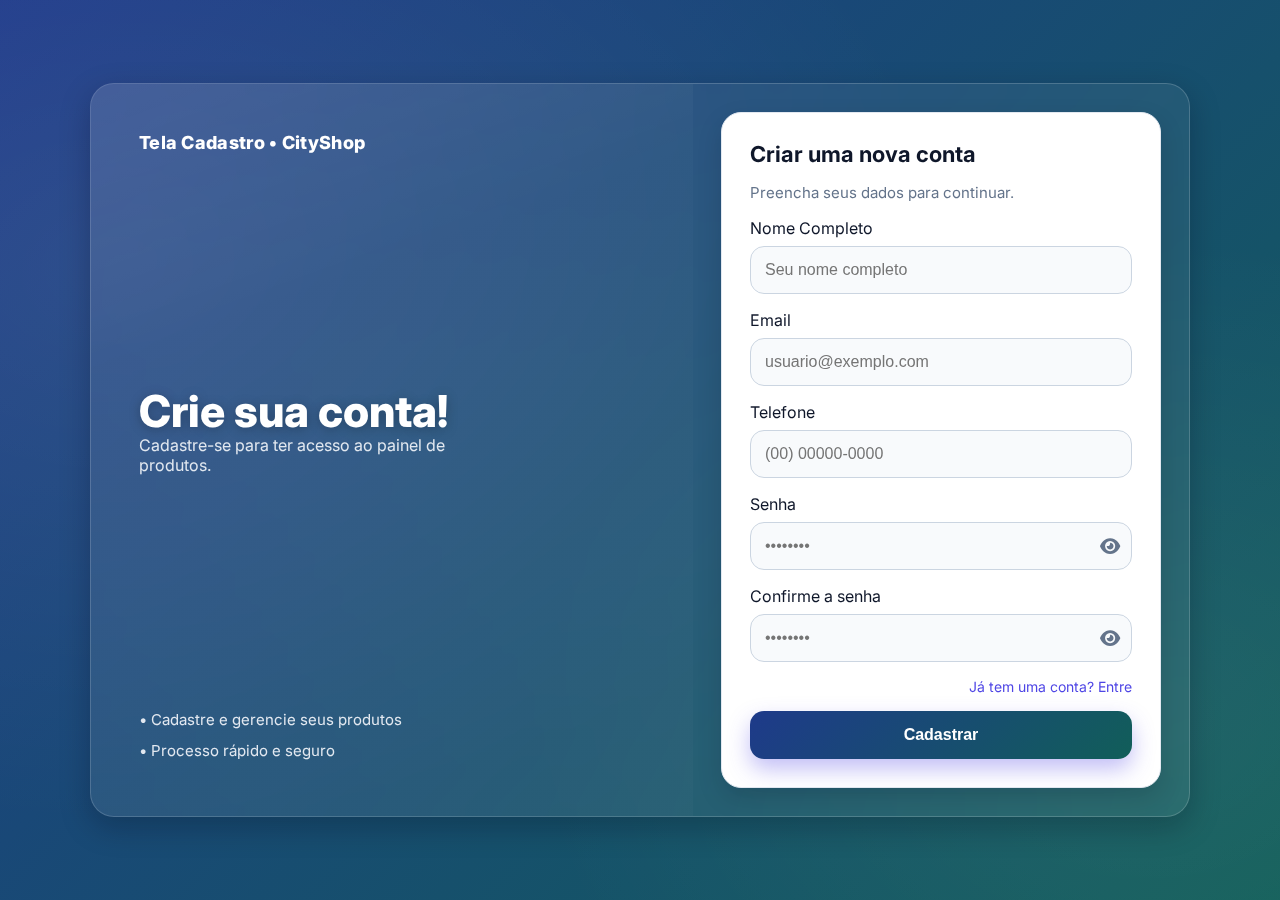
<file: Front/cadastro.html>
<!DOCTYPE html>
<html lang="pt-BR">
<head>
  <meta charset="UTF-8" />
  <meta name="viewport" content="width=device-width, initial-scale=1" />
  <title>Tela Cadastro • CityShop</title>

  <link rel="preconnect" href="https://fonts.googleapis.com">
  <link rel="preconnect" href="https://fonts.gstatic.com" crossorigin>
  <link href="https://fonts.googleapis.com/css2?family=Inter:wght@300;400;600;700;800&display=swap" rel="stylesheet">
  <link rel="stylesheet" href="https://cdnjs.cloudflare.com/ajax/libs/font-awesome/6.5.0/css/all.min.css">
  <link rel="stylesheet" href="cadastro.css">
</head>
<body>
  <main class="container" aria-label="Área de cadastro">
    
    <section class="lado-esquerdo">
      <header class="marca" aria-label="Identidade visual">
        <h1>Tela Cadastro • CityShop</h1>
      </header>

      <div class="mensagem-principal">
        <h2>Crie sua conta!</h2>
        <p>Cadastre-se para ter acesso ao painel de produtos.</p>
      </div>

      <ul class="destaques" aria-label="Benefícios do cadastro">
        <li>• Cadastre e gerencie seus produtos</li>
        <li>• Processo rápido e seguro</li>
      </ul>
    </section>

    <section class="lado-direito" aria-label="Formulário de cadastro">
      <form id="cadastroForm" class="cartao" autocomplete="on">
        <h3>Criar uma nova conta</h3>
        <p class="texto-muted">Preencha seus dados para continuar.</p>
        
        <label class="campo" for="nome">
          <span>Nome Completo</span>
          <input id="nome" name="nome" type="text" placeholder="Seu nome completo" required />
        </label>

        <label class="campo" for="email">
          <span>Email</span>
          <input id="email" name="email" type="email" placeholder="usuario@exemplo.com" required />
        </label>
        
        <label class="campo" for="telefone">
          <span>Telefone</span>
          <input id="telefone" name="telefone" type="tel" placeholder="(00) 00000-0000" required />
        </label>

        <div class="campo">
          <label for="senha">Senha</label>
          <div class="input-senha">
            <input type="password" id="senha" name="senha" placeholder="••••••••" required />
            <span class="toggle-senha">
              <i id="iconeSenha" class="fa fa-eye"></i>
            </span>
          </div>
        </div>

        <div class="campo">
          <label for="confirma-senha">Confirme a senha</label>
          <div class="input-senha">
            <input type="password" id="confirma-senha" name="confirma-senha" placeholder="••••••••" required />
            <span class="toggle-senha">
              <i id="iconeConfirmaSenha" class="fa fa-eye"></i>
            </span>
          </div>
        </div>

        <div class="linha entre centro">
          <a class="link" href="login.html">Já tem uma conta? Entre</a>
        </div>

        <button class="botao" type="submit">Cadastrar</button>
      </form>
    </section>
  </main>

  
  <script src="cadastro.js"></script>
</body>
</html>
</file>
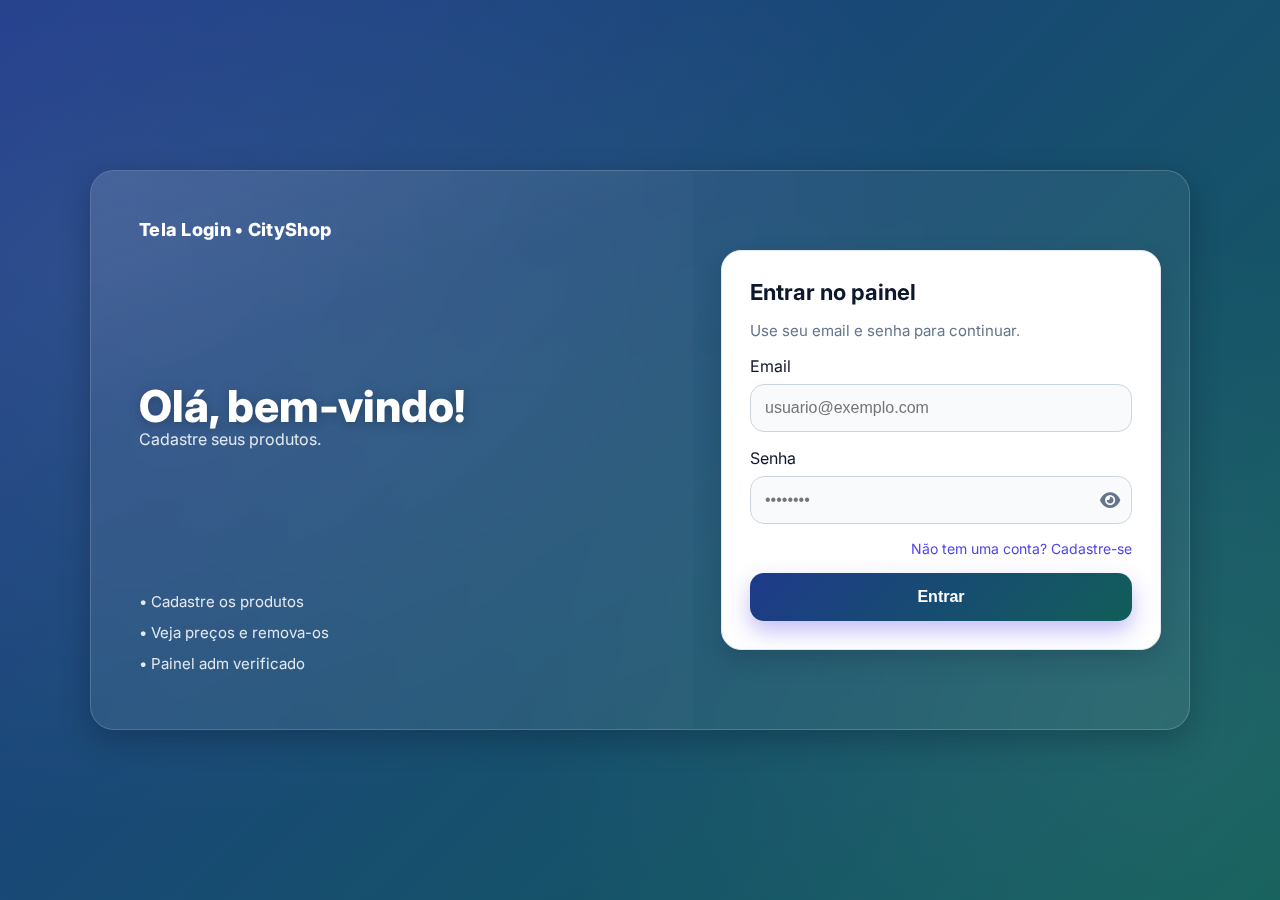
<file: Front/login.html>
<!DOCTYPE html>
<html lang="pt-BR">
<head>
  <meta charset="UTF-8" />
  <meta name="viewport" content="width=device-width, initial-scale=1" />
  <title>Tela Login • CityShop</title>

  <link rel="preconnect" href="https://fonts.googleapis.com">
  <link rel="preconnect" href="https://fonts.gstatic.com" crossorigin>
  <link href="https://fonts.googleapis.com/css2?family=Inter:wght@300;400;600;700;800&display=swap" rel="stylesheet">
  <link rel="stylesheet" href="https://cdnjs.cloudflare.com/ajax/libs/font-awesome/6.5.0/css/all.min.css">
  <link rel="stylesheet" href="login.css">
</head>
<body>
  <main class="container" aria-label="Área de login">
    
    
    <section class="lado-esquerdo">
      <header class="marca" aria-label="Identidade visual">
        <h1>Tela Login • CityShop</h1>
      </header>

      <div class="mensagem-principal">
        <h2>Olá, bem-vindo!</h2>
        <p>Cadastre seus produtos.</p>
      </div>

      <ul class="destaques" aria-label="Destaques">
        <li>• Cadastre os produtos </li>
        <li>• Veja preços e remova-os</li>
        <li>• Painel adm verificado</li>
      </ul>

      
    </section>

    
    <section class="lado-direito" aria-label="Formulário de login">
      <form id="loginForm" class="cartao" autocomplete="on">
        <h3>Entrar no painel</h3>
        <p class="texto-muted">Use seu email e senha para continuar.</p>
        
        
        <label class="campo" for="email">
          <span>Email</span>
          <input id="email" name="email" type="email" placeholder="usuario@exemplo.com" required />
        </label>
        
       
        <div class="campo">
          <label for="senha">Senha</label>
          <div class="input-senha">
            <input type="password" id="senha" name="senha" placeholder="••••••••" required />
            <span class="toggle-senha">
              <i id="iconeSenha" class="fa fa-eye"></i>
            </span>
          </div>
        </div>

        <div class="linha entre centro">
          
          <a class="link" href="cadastro.html">Não tem uma conta? Cadastre-se</a>
        </div>

        <button class="botao" type="submit">Entrar</button>

        </form>
    </section>
  </main>

  <script src="login.js"></script>
</body>
</html>
</file>
<file: Front/cadastro.css>
:root{
  --fundo1:#1e3a8a; 
  --fundo2:#115e59; 
  --cartao:#ffffff;
  --texto:#0f172a;
  --texto-muted:#64748b;
  --anel:rgba(30,58,138,.35); 
  --sombra:0 10px 30px rgba(2,6,23,.25);
  --borda:1px solid rgba(255,255,255,.18);
}

*{box-sizing:border-box}
html,body{height:100%}

body{
  margin:0;
  font-family:Inter,system-ui,-apple-system,Segoe UI,Roboto,Helvetica,Arial,Apple Color Emoji,Segoe UI Emoji;
  color:var(--texto);
  background:radial-gradient(1200px 800px at 10% 30%, rgba(255,255,255,.08), transparent 70%) no-repeat,
             radial-gradient(900px 700px at 90% 80%, rgba(255,255,255,.06), transparent 70%) no-repeat,
             linear-gradient(135deg,var(--fundo1),var(--fundo2));
  display:grid; 
  place-items:center; 
  padding:24px;
}

.container{
  width:min(1100px,100%);
  min-height:560px;
  background:rgba(255,255,255,.06);
  border:var(--borda);
  border-radius:24px; overflow:hidden;
  display:grid; grid-template-columns:1.1fr .9fr;
  backdrop-filter: blur(10px);
  box-shadow: var(--sombra);
}

.lado-esquerdo{
  position:relative; 
  padding:48px 48px 56px; 
  color:#fff; 
  display:flex; 
  flex-direction:column; 
  gap:36px; 
  justify-content:space-between; 
  background:linear-gradient(160deg, rgba(255,255,255,.08), rgba(255,255,255,.02) 30%) no-repeat;
}

.marca{
  display:flex; 
  align-items:center; 
  gap:12px
}

.marca h1{
  font-size:18px; 
  margin:0; 
  font-weight:800; 
  letter-spacing:.3px; 
  color:#fff
}

.mensagem-principal h2{
  font-size:44px; 
  line-height:1.05; 
  margin:0; 
  font-weight:800; 
  text-shadow:0 2px 12px rgba(0,0,0,.25)
}

.mensagem-principal p{
  margin:0; 
  max-width:32ch; 
  color:#e2e8f0
}

.destaques{
  list-style:none; 
  margin:0; 
  padding:0; 
  display:grid; 
  gap:12px; 
  color:#e2e8f0
}

.destaques li{
  display:flex; 
  align-items:center; 
  gap:10px;
  font-size: 15px;
}

.destaques li i {
  font-size: 14px;
  width: 20px;
}

.rodape-esquerdo{
  opacity:.9;
  font-size: 14px;
}

.lado-direito{
  display:grid; 
  place-items:center; 
  padding:28px;
}

.lado-direito{
  display:grid; 
  place-items:center; 
  padding:28px;
}

.cartao{
  width:min(440px, 92vw);
  background:var(--cartao);
  border-radius:20px;
  box-shadow:0 10px 25px rgba(2,6,23,.15);
  border:1px solid #e2e8f0;
  padding:28px;
  display:grid; gap:16px;
}
.cartao h3{
  margin:0; 
  font-size:22px
}

.texto-muted{
  margin:0; 
  color:var(--texto-muted);
  font-size: 15px;
}

.campo{
  display:grid; 
  gap:8px
}

.campo input{
  height:48px; 
  padding:0 14px; 
  border-radius:14px;
  border:1px solid #cbd5e1; outline:none; font-size:16px;
  transition:border-color .2s, box-shadow .2s, transform .05s;
  background:#f8fafc;
}

.campo input:focus{
  border-color:#818cf8; 
  box-shadow:0 0 0 6px var(--anel)
}

.input-senha {
  position: relative;
  display: flex;
  align-items: center;
}

.input-senha input {
  width: 100%;
  padding-right: 40px; 
}

.toggle-senha {
  position: absolute;
  right: 12px;
  cursor: pointer;
  color: var(--texto-muted);
  font-size: 18px;
  transition: color 0.2s ease;
}

.toggle-senha:hover {
  color: var(--texto);
}

.linha{
  display:flex; 
  gap:12px
}

.entre{
  justify-content:flex-end
}

.centro{
  align-items:center
}


.link{
  color:#4f46e5; 
  text-decoration:none;
  font-size: 14px;
}

.link:hover{
  text-decoration:underline
}

.botao{
  height:48px; 
  border:none; 
  border-radius:14px; 
  font-weight:700; 
  font-size:16px;
  background:linear-gradient(135deg,#1e3a8a,#115e59);
  color:#fff; 
  cursor:pointer; 
  transition:transform .05s ease, filter .2s ease, box-shadow .2s ease;
  box-shadow:0 10px 22px rgba(79,70,229,.35);
  position: relative;
  overflow: hidden;
}

.botao-texto, .botao-loading {
  transition: opacity 0.3s ease;
}

.botao-loading {
  position: absolute;
  top: 0;
  left: 0;
  right: 0;
  bottom: 0;
  display: flex;
  align-items: center;
  justify-content: center;
  opacity: 0;
}

.botao.carregando .botao-texto {
  opacity: 0;
}

.botao.carregando .botao-loading {
  opacity: 1;
}

.botao:hover{
  filter:brightness(1.05)
}

.botao:active{
  transform:translateY(1px)
}

.botao.fantasma{
  background:#fff; 
  color:#0f172a; 
  border:1px solid #e2e8f0; 
  box-shadow:none;
}


.texto-pequeno{
  font-size:12px; 
  color:var(--texto-muted); 
  text-align:center
}

@media (max-width: 900px){
  .container{
    grid-template-columns: 1fr;
    min-height:auto; 
    padding:20px; 
    border-radius: 20px;
    border: var(--borda);
    background: rgba(255,255,255,.06);
    backdrop-filter: blur(10px);
    box-shadow: var(--sombra);
    margin-top: 20px;
    margin-bottom: 20px;
  }
  
  .lado-esquerdo{
    padding: 36px 24px 32px; 
    gap: 28px;
    text-align: center;
    align-items: center;
  }

  .marca {
    justify-content: center;
  }

  .mensagem-principal h2{
    font-size: 32px;
  }
  
  .mensagem-principal p{
    font-size: 16px; 
    max-width: none; 
  }
  
  .lado-direito{
    padding: 0 24px 24px; 
  }
  
  .cartao{
    width: 100%; 
    max-width: 440px; 
    margin: 0 auto; 
  }
}

/* Tablets pequenos e smartphones grandes (até 768px) */
@media (max-width: 768px) {
  body {
    padding: 16px;
    display: block;
    background: linear-gradient(135deg,var(--fundo1),var(--fundo2));
  }
  
  
  .container {
    margin-top: 70px;
    border-radius: 16px;
  }
  
  .lado-esquerdo {
    padding: 28px 20px;
    gap: 24px;
  }
  
  .logotipo {
    width: 80px;
    height: 80px;
  }
  
  .mensagem-principal h2 {
    font-size: 28px;
  }
  
  .destaques {
    gap: 10px;
  }
  
  .lado-direito {
    padding: 0 16px 20px;
  }
  
  .cartao {
    padding: 24px 20px;
    border-radius: 16px;
  }
}
</file>
<file: Front/login.css>
:root{
  --fundo1:#1e3a8a; 
  --fundo2:#115e59; 
  --cartao:#ffffff;
  --texto:#0f172a;
  --texto-muted:#64748b;
  --anel:rgba(30,58,138,.35); 
  --sombra:0 10px 30px rgba(2,6,23,.25);
  --borda:1px solid rgba(255,255,255,.18);
}

*{box-sizing:border-box}
html,body{height:100%}

body{
  margin:0;
  font-family:Inter,system-ui,-apple-system,Segoe UI,Roboto,Helvetica,Arial,Apple Color Emoji,Segoe UI Emoji;
  color:var(--texto);
  background:radial-gradient(1200px 800px at 10% 30%, rgba(255,255,255,.08), transparent 70%) no-repeat,
             radial-gradient(900px 700px at 90% 80%, rgba(255,255,255,.06), transparent 70%) no-repeat,
             linear-gradient(135deg,var(--fundo1),var(--fundo2));
  display:grid; 
  place-items:center; 
  padding:24px;
}

.container{
  width:min(1100px,100%);
  min-height:560px;
  background:rgba(255,255,255,.06);
  border:var(--borda);
  border-radius:24px; overflow:hidden;
  display:grid; grid-template-columns:1.1fr .9fr;
  backdrop-filter: blur(10px);
  box-shadow: var(--sombra);
}

.lado-esquerdo{
  position:relative; 
  padding:48px 48px 56px; 
  color:#fff; 
  display:flex; 
  flex-direction:column; 
  gap:36px; 
  justify-content:space-between; 
  background:linear-gradient(160deg, rgba(255,255,255,.08), rgba(255,255,255,.02) 30%) no-repeat;
}

.marca{
  display:flex; 
  align-items:center; 
  gap:12px
}

.marca h1{
  font-size:18px; 
  margin:0; 
  font-weight:800; 
  letter-spacing:.3px; 
  color:#fff
}

.mensagem-principal h2{
  font-size:44px; 
  line-height:1.05; 
  margin:0; 
  font-weight:800; 
  text-shadow:0 2px 12px rgba(0,0,0,.25)
}

.mensagem-principal p{
  margin:0; 
  max-width:32ch; 
  color:#e2e8f0
}

.destaques{
  list-style:none; 
  margin:0; 
  padding:0; 
  display:grid; 
  gap:12px; 
  color:#e2e8f0
}

.destaques li{
  display:flex; 
  align-items:center; 
  gap:10px;
  font-size: 15px;
}

.destaques li i {
  font-size: 14px;
  width: 20px;
}

.rodape-esquerdo{
  opacity:.9;
  font-size: 14px;
}

.lado-direito{
  display:grid; 
  place-items:center; 
  padding:28px;
}

.lado-direito{
  display:grid; 
  place-items:center; 
  padding:28px;
}

.cartao{
  width:min(440px, 92vw);
  background:var(--cartao);
  border-radius:20px;
  box-shadow:0 10px 25px rgba(2,6,23,.15);
  border:1px solid #e2e8f0;
  padding:28px;
  display:grid; gap:16px;
}
.cartao h3{
  margin:0; 
  font-size:22px
}

.texto-muted{
  margin:0; 
  color:var(--texto-muted);
  font-size: 15px;
}

.campo{
  display:grid; 
  gap:8px
}

.campo input{
  height:48px; 
  padding:0 14px; 
  border-radius:14px;
  border:1px solid #cbd5e1; outline:none; font-size:16px;
  transition:border-color .2s, box-shadow .2s, transform .05s;
  background:#f8fafc;
}

.campo input:focus{
  border-color:#818cf8; 
  box-shadow:0 0 0 6px var(--anel)
}

.input-senha {
  position: relative;
  display: flex;
  align-items: center;
}

.input-senha input {
  width: 100%;
  padding-right: 40px; 
}

.toggle-senha {
  position: absolute;
  right: 12px;
  cursor: pointer;
  color: var(--texto-muted);
  font-size: 18px;
  transition: color 0.2s ease;
}

.toggle-senha:hover {
  color: var(--texto);
}

.linha{
  display:flex; 
  gap:12px
}

.entre{
  justify-content:flex-end
}

.centro{
  align-items:center
}


.link{
  color:#4f46e5; 
  text-decoration:none;
  font-size: 14px;
}

.link:hover{
  text-decoration:underline
}

.botao{
  height:48px; 
  border:none; 
  border-radius:14px; 
  font-weight:700; 
  font-size:16px;
  background:linear-gradient(135deg,#1e3a8a,#115e59);
  color:#fff; 
  cursor:pointer; 
  transition:transform .05s ease, filter .2s ease, box-shadow .2s ease;
  box-shadow:0 10px 22px rgba(79,70,229,.35);
  position: relative;
  overflow: hidden;
}

.botao-texto, .botao-loading {
  transition: opacity 0.3s ease;
}

.botao-loading {
  position: absolute;
  top: 0;
  left: 0;
  right: 0;
  bottom: 0;
  display: flex;
  align-items: center;
  justify-content: center;
  opacity: 0;
}

.botao.carregando .botao-texto {
  opacity: 0;
}

.botao.carregando .botao-loading {
  opacity: 1;
}

.botao:hover{
  filter:brightness(1.05)
}

.botao:active{
  transform:translateY(1px)
}

.botao.fantasma{
  background:#fff; 
  color:#0f172a; 
  border:1px solid #e2e8f0; 
  box-shadow:none;
}


.texto-pequeno{
  font-size:12px; 
  color:var(--texto-muted); 
  text-align:center
}

@media (max-width: 900px){
  .container{
    grid-template-columns: 1fr;
    min-height:auto; 
    padding:20px; 
    border-radius: 20px;
    border: var(--borda);
    background: rgba(255,255,255,.06);
    backdrop-filter: blur(10px);
    box-shadow: var(--sombra);
    margin-top: 20px;
    margin-bottom: 20px;
  }
  
  .lado-esquerdo{
    padding: 36px 24px 32px; 
    gap: 28px;
    text-align: center;
    align-items: center;
  }

  .marca {
    justify-content: center;
  }

  .mensagem-principal h2{
    font-size: 32px;
  }
  
  .mensagem-principal p{
    font-size: 16px; 
    max-width: none; 
  }
  
  .lado-direito{
    padding: 0 24px 24px; 
  }
  
  .cartao{
    width: 100%; 
    max-width: 440px; 
    margin: 0 auto; 
  }
}

/* Tablets pequenos e smartphones grandes (até 768px) */
@media (max-width: 768px) {
  body {
    padding: 16px;
    display: block;
    background: linear-gradient(135deg,var(--fundo1),var(--fundo2));
  }
  
  
  .container {
    margin-top: 70px;
    border-radius: 16px;
  }
  
  .lado-esquerdo {
    padding: 28px 20px;
    gap: 24px;
  }
  
  .logotipo {
    width: 80px;
    height: 80px;
  }
  
  .mensagem-principal h2 {
    font-size: 28px;
  }
  
  .destaques {
    gap: 10px;
  }
  
  .lado-direito {
    padding: 0 16px 20px;
  }
  
  .cartao {
    padding: 24px 20px;
    border-radius: 16px;
  }
}
</file>
